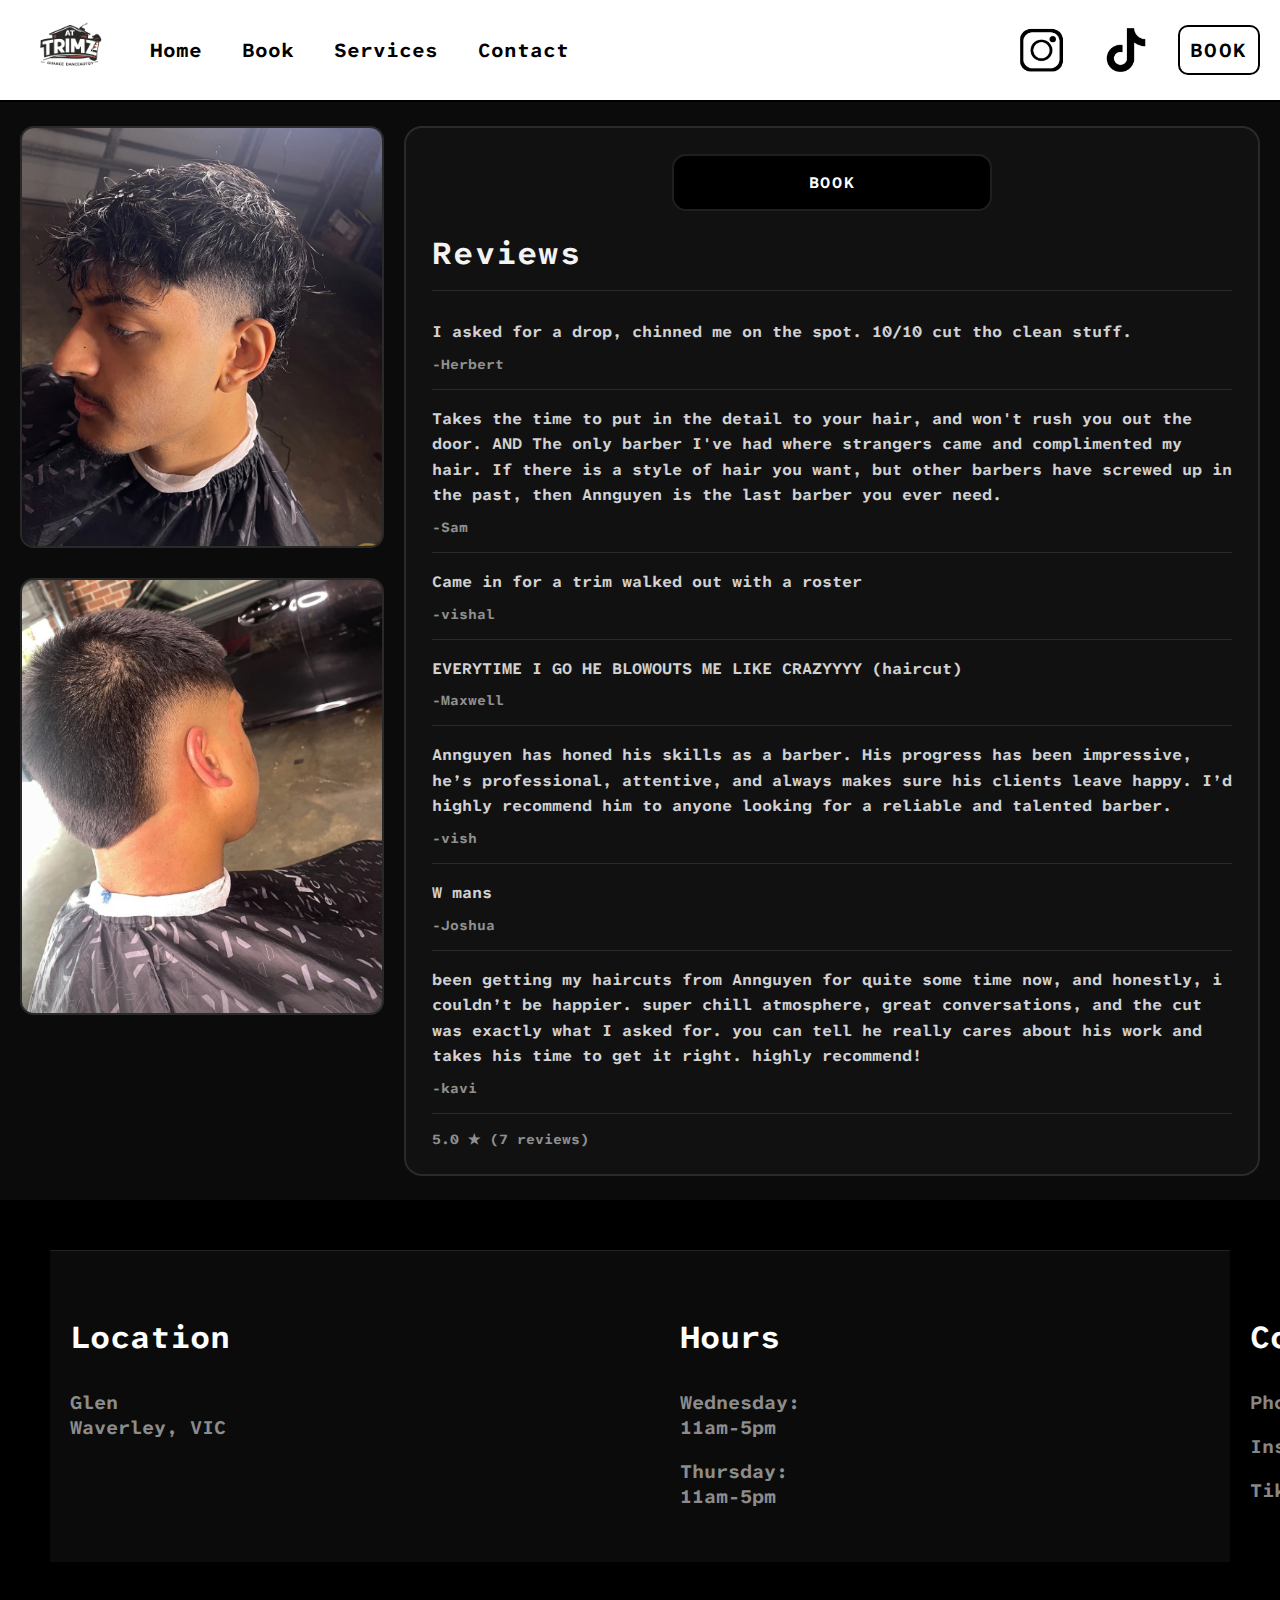
<file: index.html>
<!DOCTYPE html>
<html lang="en">
<head>
    <meta charset="UTF-8">
    <meta name="viewport" content="width=device-width, initial-scale=1.0">
    <title>AT TRIMZ</title>
    <link rel="stylesheet" href="./style.css">
    <link rel="preconnect" href="https://fonts.googleapis.com">
<link rel="preconnect" href="https://fonts.gstatic.com" crossorigin>
<link href="https://fonts.googleapis.com/css2?family=Atkinson+Hyperlegible+Mono:ital,wght@0,200..800;1,200..800&display=swap" rel="stylesheet">
</head>
<body>
    <!-- THIS IS FOR THE NAVIGATION BAR ON THE TOP-->
    <div class="navbar">

    <!--THIS IS FOR THE NAVBAR LEFT-->
    <div class="navleft"> 
    <!-- THIS IS FOR THE LOGO ON THE TOP LEFT-->
    <a class="logolink" href=index.html> <img class="logo" src="images/attrimzlogo.png" alt="AT TRIMZ Logo"> </a> 
    <div class="navlink">
    <a class="navlinkheadings" href="index.html">Home</a>
    <a class="navlinkheadings" href="https://attrimzz.setmore.com/?utm_source=qr-code&utm_medium=more-share-bp&utm_content=link_in_bio&fbclid=PAZXh0bgNhZW0CMTEAc3J0YwZhcHBfaWQMMjU2MjgxMDQwNTU4AAGnySNzMZHCyWMY3vLDSv-taBS8yOF3moOoOc7P-x5tPv-niHSD9sar6pOLCSA_aem_XCQ_ok3qDfo2yReH_j9J_g">Book</a>
    <a class="navlinkheadings" href="services.html">Services</a>
    <a class="navlinkheadings" href="contact.html">Contact</a>
    </div>
    </div>
    <!-- THIS IS FOR THE NAVBAR RIGHT-->
     <div class="navright">
        <a class="social" href="https://www.instagram.com/at.trimzz/"> <img class="social" src="images/instagram.png" alt="Instagram Logo">   </a>
        <a class="social" href="https://www.tiktok.com/@at.trimzz"> <img class="social" src="images/tiktok.png" alt="TikTok Logo">   </a>
        <a class="bookbutt" href="https://attrimzz.setmore.com/?utm_source=qr-code&utm_medium=more-share-bp&utm_content=link_in_bio&fbclid=PAZXh0bgNhZW0CMTEAc3J0YwZhcHBfaWQMMjU2MjgxMDQwNTU4AAGnySNzMZHCyWMY3vLDSv-taBS8yOF3moOoOc7P-x5tPv-niHSD9sar6pOLCSA_aem_XCQ_ok3qDfo2yReH_j9J_g">BOOK</a>




     </div>

    </div>
    
    

    <div class="mainsection">

    <!--THIS IS FOR THE IMAGES ON THE LEFTHAND SIDE-->
    <div class="leftimages">
        <img src="./images/biraj.png" alt="Haircut1"/>
        <img src="./images/will.png" alt="Haircut2"/>
        
    </div>

    <!--THIS IS FOR THE BOOKING BUTTON AND REVIEWS ON RIGHT HAND SIDE-->
    <div class="rightbr">
        <a class="primarybutton" href="https://attrimzz.setmore.com/?utm_source=qr-code&utm_medium=more-share-bp&utm_content=link_in_bio&fbclid=PAZXh0bgNhZW0CMTEAc3J0YwZhcHBfaWQMMjU2MjgxMDQwNTU4AAGnySNzMZHCyWMY3vLDSv-taBS8yOF3moOoOc7P-x5tPv-niHSD9sar6pOLCSA_aem_XCQ_ok3qDfo2yReH_j9J_g">BOOK</a>
        <h2>Reviews</h2>
        <div class="review">
            <p class="review-text">I asked for a drop, chinned me on the spot. 10/10 cut tho clean stuff.</p>
            <p class="review-name">-Herbert </p>
            <hr>
            <p class="review-text">Takes the time to put in the detail to your hair, and won't rush you out the door. AND The only barber I've had where strangers came and complimented my hair.
If there is a style of hair you want, but other barbers have screwed up in the past, then Annguyen is the last barber you ever need.</p>
            <p class="review-name">-Sam</p>
            <hr>
            <p class="review-text">Came in for a trim walked out with a roster</p>
            <p class="review-name">-vishal</p>
            <hr>
            <p class="review-text">EVERYTIME I GO HE BLOWOUTS ME LIKE CRAZYYYY (haircut)</p>
            <p class="review-name">-Maxwell</p>
            <hr>
            <p class="review-text">Annguyen has honed his skills as a barber. His progress has been impressive, he’s professional, attentive, and always makes sure his clients leave happy. I’d highly recommend him to anyone looking for a reliable and talented barber.</p>
            <p class="review-name">-vish</p>
            <hr>
            <p class="review-text">W mans</p>
            <p class="review-name">-Joshua</p>
            <hr>
            <p class="review-text">been getting my haircuts from Annguyen for quite some time now, and honestly, i couldn’t be happier. super chill atmosphere, great conversations, and the cut was exactly what I asked for. you can tell he really cares about his work and takes his time to get it right. highly recommend!</p>
            <p class="review-name">-kavi</p>
            <hr>
            <p class="review-name">5.0 ★ (7 reviews)</p>



        </div>
    </div>

    </div>

    <!--THIS IS FOR THE BOTTOM INFO CONTAINER-->
    <div class="infocontainer">
        <div class="infoblock">
        <h3>Location</h3>
        <p>Glen Waverley, VIC</p>
        </div>
        <div class="infoblock">
        <h3>Hours</h3>
        <p>Wednesday: 11am-5pm</p>
        <p>Thursday: 11am-5pm</p>
        </div>
        <div class="infoblock">
        <h3>Contact</h3>
        <p>Phone:0404040404</p>
        <p>Instagram:@at.trimzz</p>
        <p>Tiktok:@at.trimzz</p>
        </div>
        
    </div>

    


</body>
</html>
</file>
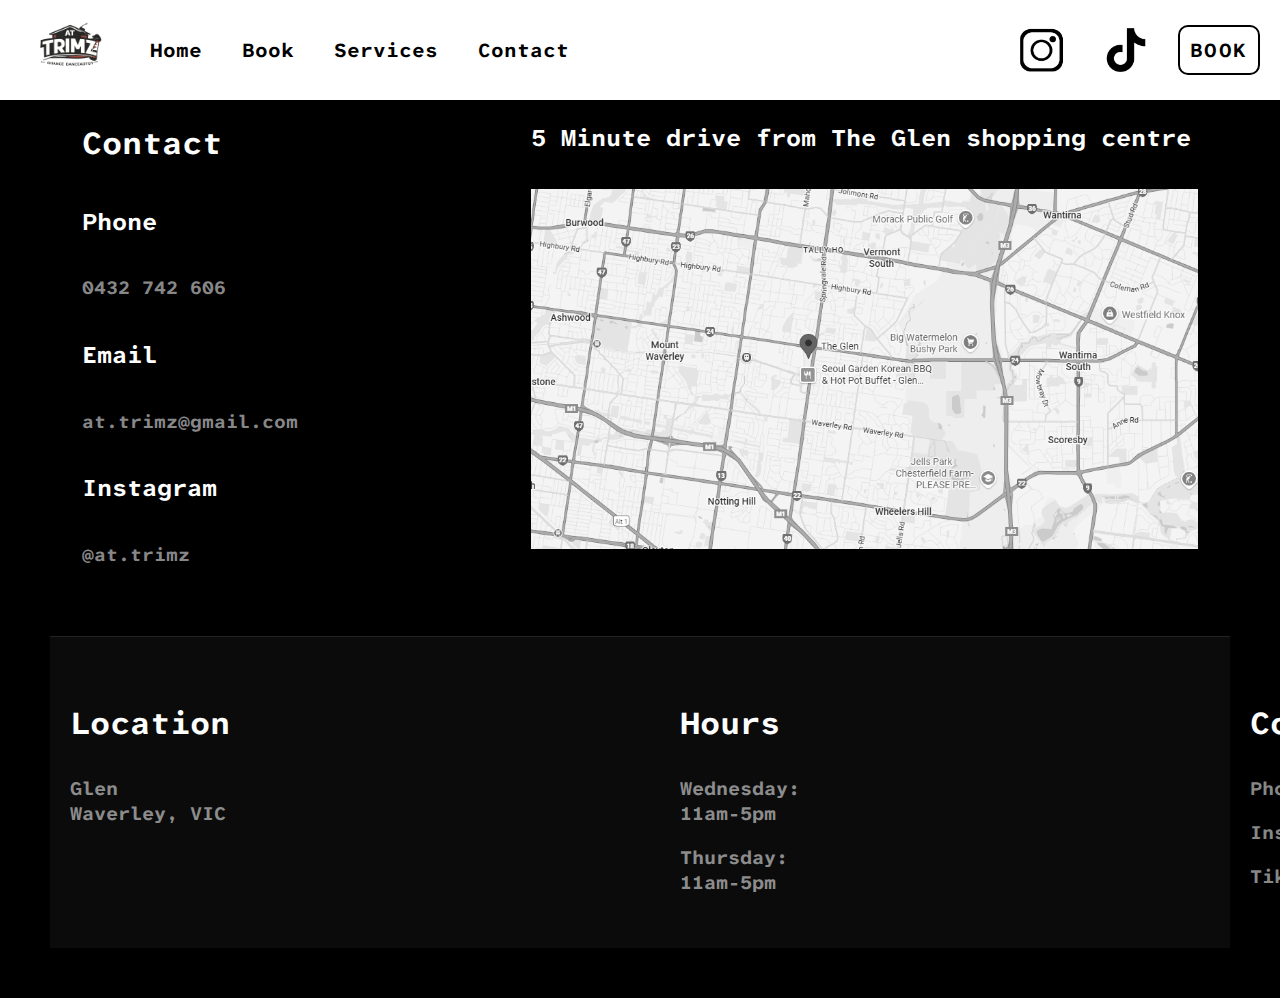
<file: contact.html>
<!DOCTYPE html>
<html lang="en">
<head>
    <meta charset="UTF-8">
    <meta name="viewport" content="width=device-width, initial-scale=1.0">
    <title>AT TRIMZ</title>
    <link rel="stylesheet" href="./style.css">
    <link rel="preconnect" href="https://fonts.googleapis.com">
<link rel="preconnect" href="https://fonts.gstatic.com" crossorigin>
<link href="https://fonts.googleapis.com/css2?family=Atkinson+Hyperlegible+Mono:ital,wght@0,200..800;1,200..800&display=swap" rel="stylesheet">
</head>
<body>

<!-- THIS IS FOR THE NAVIGATION BAR ON THE TOP-->
    <div class="navbar">

    <!--THIS IS FOR THE NAVBAR LEFT-->
    <div class="navleft"> 
    <!-- THIS IS FOR THE LOGO ON THE TOP LEFT-->
    <a class="logolink" href=index.html> <img class="logo" src="images/attrimzlogo.png" alt="AT TRIMZ Logo"> </a> 
    <div class="navlink">
    <a href="index.html">Home</a>
    <a href="https://attrimzz.setmore.com/?utm_source=qr-code&utm_medium=more-share-bp&utm_content=link_in_bio&fbclid=PAZXh0bgNhZW0CMTEAc3J0YwZhcHBfaWQMMjU2MjgxMDQwNTU4AAGnySNzMZHCyWMY3vLDSv-taBS8yOF3moOoOc7P-x5tPv-niHSD9sar6pOLCSA_aem_XCQ_ok3qDfo2yReH_j9J_g">Book</a>
    <a href="services.html">Services</a>
    <a href="contact.html">Contact</a>
    </div>
    </div>
    <!-- THIS IS FOR THE NAVBAR RIGHT-->
     <div class="navright">
        <a class="social" href="https://www.instagram.com/at.trimzz/"> <img class="social" src="images/instagram.png" alt="Instagram Logo">   </a>
        <a class="social" href="https://www.tiktok.com/@at.trimzz"> <img class="social" src="images/tiktok.png" alt="TikTok Logo">   </a>
        <a class="bookbutt" href="https://attrimzz.setmore.com/?utm_source=qr-code&utm_medium=more-share-bp&utm_content=link_in_bio&fbclid=PAZXh0bgNhZW0CMTEAc3J0YwZhcHBfaWQMMjU2MjgxMDQwNTU4AAGnySNzMZHCyWMY3vLDSv-taBS8yOF3moOoOc7P-x5tPv-niHSD9sar6pOLCSA_aem_XCQ_ok3qDfo2yReH_j9J_g">BOOK</a>

     </div>
    </div>

<!-- THIS IS FOR THE CONTACT SECTION-->

<div class="contact">

    <div class="leftside">
    <h1>Contact</h1>
    <h2 class="contactactual">Phone</h2>
    <h3 class="contactdetail">0432 742 606</h3>
    <h2 class="contactactual">Email</h2>
    <h3 class="contactdetail">at.trimz@gmail.com</h3>
    <h2 class="contactactual">Instagram</h2>
    <h3 class="contactdetail">@at.trimz</h3>
    </div>

    <div class="rightside">
        <h2 class="contactactual">5 Minute drive from The Glen shopping centre</h2>
        <a class="map" href=https://www.google.com/maps/place/The+Glen/@-37.8654346,145.1104531,13z/data=!4m6!3m5!1s0x6ad63fb9556ce88d:0xf0456760532d150!8m2!3d-37.8763093!4d145.1652131!16s%2Fm%2F027q86j?entry=ttu&g_ep=EgoyMDI2MDEwNy4wIKXMDSoASAFQAw%3D%3D> <img class="logo" src="images/map.png" alt="The Glen Map"> </a>


    </div>

</div>





<!--THIS IS FOR THE BOTTOM INFO CONTAINER-->
    <div class="infocontainer">
        <div class="infoblock">
        <h3>Location</h3>
        <p>Glen Waverley, VIC</p>
        </div>
        <div class="infoblock">
        <h3>Hours</h3>
        <p>Wednesday: 11am-5pm</p>
        <p>Thursday: 11am-5pm</p>
        </div>
        <div class="infoblock">
        <h3>Contact</h3>
        <p>Phone:0432 742 606</p>
        <p>Instagram:@at.trimzz</p>
        <p>Tiktok:@at.trimzz</p>
        </div>
        
    </div>
</file>
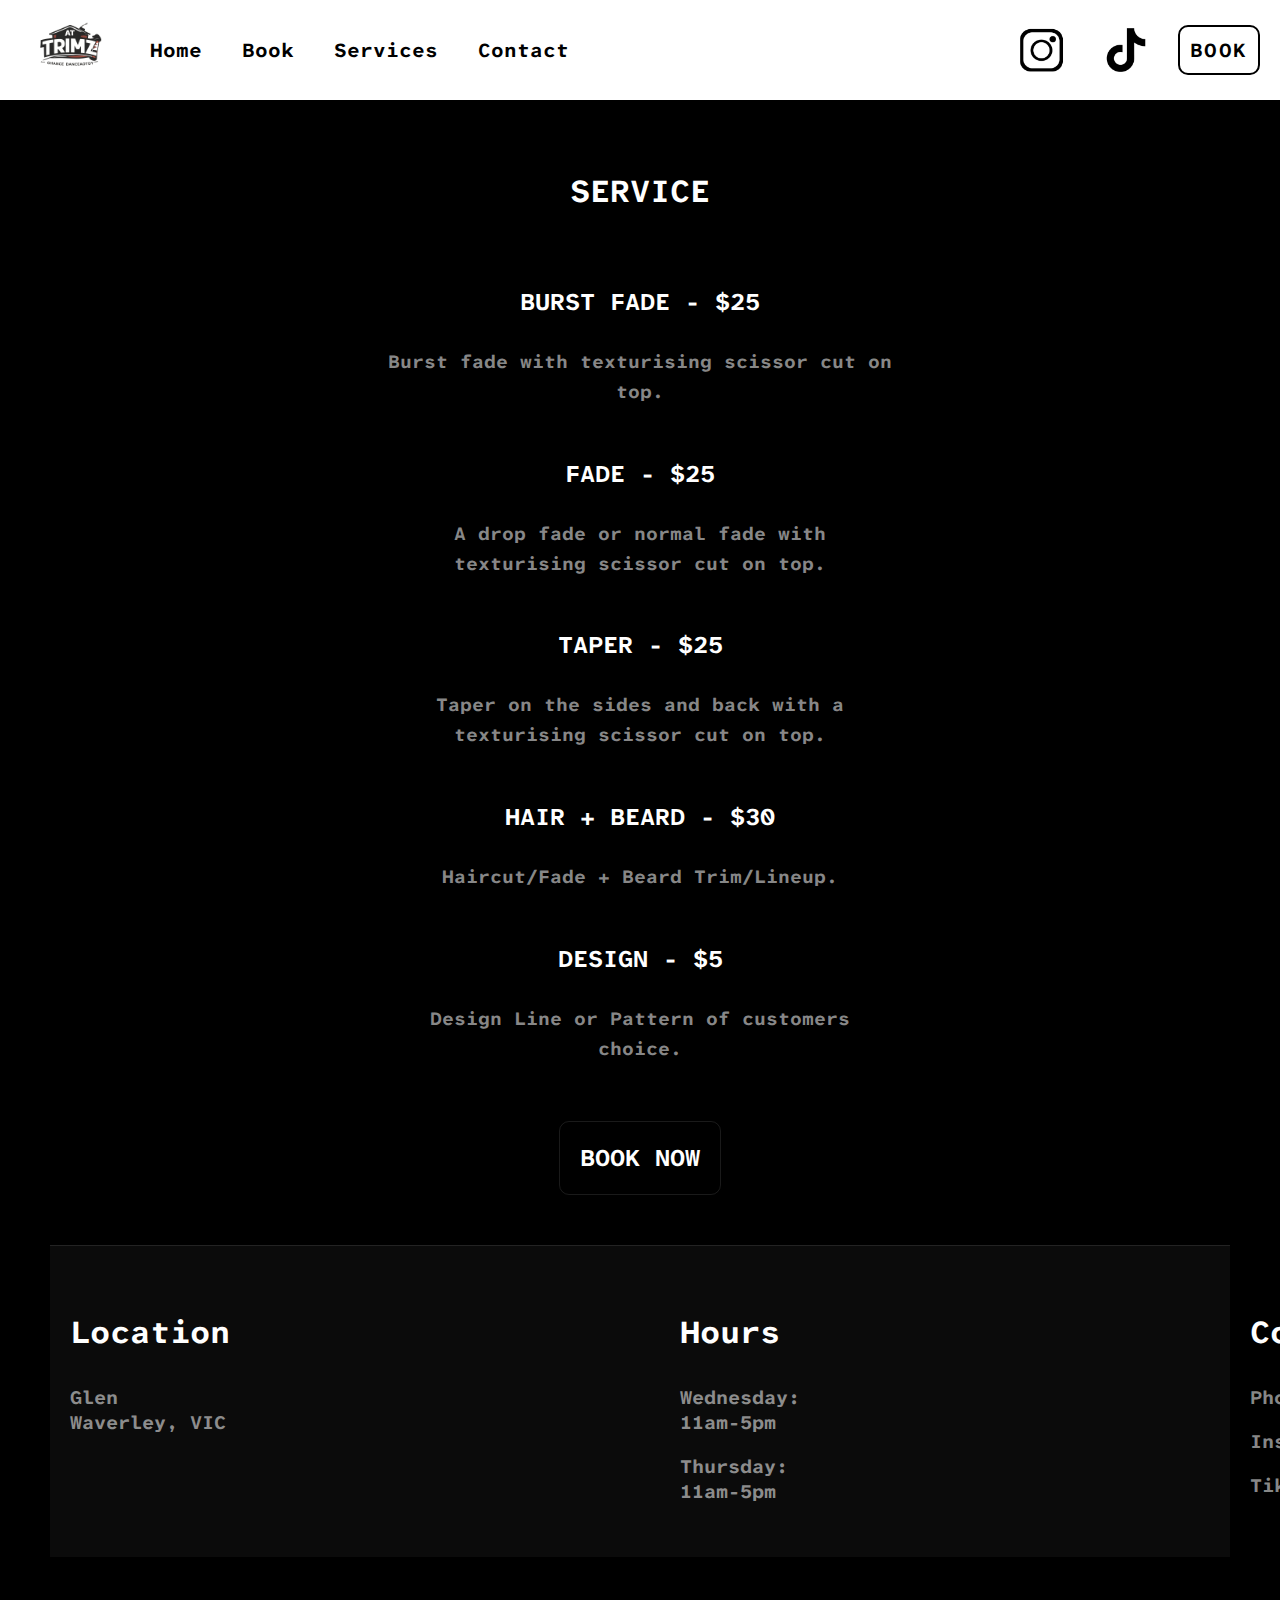
<file: services.html>
<!DOCTYPE html>
<html lang="en">
<head>
    <meta charset="UTF-8">
    <meta name="viewport" content="width=device-width, initial-scale=1.0">
    <title>AT TRIMZ</title>
    <link rel="stylesheet" href="./style.css">
    <link rel="preconnect" href="https://fonts.googleapis.com">
<link rel="preconnect" href="https://fonts.gstatic.com" crossorigin>
<link href="https://fonts.googleapis.com/css2?family=Atkinson+Hyperlegible+Mono:ital,wght@0,200..800;1,200..800&display=swap" rel="stylesheet">
</head>
<body>

<!-- THIS IS FOR THE NAVIGATION BAR ON THE TOP-->
    <div class="navbar">

    <!--THIS IS FOR THE NAVBAR LEFT-->
    <div class="navleft"> 
    <!-- THIS IS FOR THE LOGO ON THE TOP LEFT-->
    <a class="logolink" href=index.html> <img class="logo" src="images/attrimzlogo.png" alt="AT TRIMZ Logo"> </a> 
    <div class="navlink">
    <a href="index.html">Home</a>
    <a href="https://attrimzz.setmore.com/?utm_source=qr-code&utm_medium=more-share-bp&utm_content=link_in_bio&fbclid=PAZXh0bgNhZW0CMTEAc3J0YwZhcHBfaWQMMjU2MjgxMDQwNTU4AAGnySNzMZHCyWMY3vLDSv-taBS8yOF3moOoOc7P-x5tPv-niHSD9sar6pOLCSA_aem_XCQ_ok3qDfo2yReH_j9J_g">Book</a>
    <a href="services.html">Services</a>
    <a href="contact.html">Contact</a>
    </div>
    </div>
    <!-- THIS IS FOR THE NAVBAR RIGHT-->
     <div class="navright">
        <a class="social" href="https://www.instagram.com/at.trimzz/"> <img class="social" src="images/instagram.png" alt="Instagram Logo">   </a>
        <a class="social" href="https://www.tiktok.com/@at.trimzz"> <img class="social" src="images/tiktok.png" alt="TikTok Logo">   </a>
        <a class="bookbutt" href="https://attrimzz.setmore.com/?utm_source=qr-code&utm_medium=more-share-bp&utm_content=link_in_bio&fbclid=PAZXh0bgNhZW0CMTEAc3J0YwZhcHBfaWQMMjU2MjgxMDQwNTU4AAGnySNzMZHCyWMY3vLDSv-taBS8yOF3moOoOc7P-x5tPv-niHSD9sar6pOLCSA_aem_XCQ_ok3qDfo2yReH_j9J_g">BOOK</a>

     </div>
    </div>

    <!--THIS IS FOR SERVICE SECTION-->
<div class="service">
<h1 class="service">SERVICE</h1>
<h2 class="haircut">BURST FADE - $25</h2>
<h3 class="hair-description">Burst fade with texturising scissor cut on top.</h3>
<h2 class="haircut">FADE - $25</h2>
<h3 class="hair-description">A drop fade or normal fade with texturising scissor cut on top.</h3>
<h2 class="haircut">TAPER - $25</h2>
<h3 class="hair-description">Taper on the sides and back with a texturising scissor cut on top.</h3>
<h2 class="haircut">HAIR + BEARD - $30</h2>
<h3 class="hair-description">Haircut/Fade + Beard Trim/Lineup.</h3>
<h2 class="haircut">DESIGN - $5</h2>
<h3 class="hair-description">Design Line or Pattern of customers choice.</h3>
</div>

<div class="bookservice">
        <a class="bookservice" href="https://attrimzz.setmore.com/?utm_source=qr-code&utm_medium=more-share-bp&utm_content=link_in_bio&fbclid=PAZXh0bgNhZW0CMTEAc3J0YwZhcHBfaWQMMjU2MjgxMDQwNTU4AAGnySNzMZHCyWMY3vLDSv-taBS8yOF3moOoOc7P-x5tPv-niHSD9sar6pOLCSA_aem_XCQ_ok3qDfo2yReH_j9J_g">BOOK NOW</a>
</div>


<!--THIS IS FOR THE BOTTOM INFO CONTAINER-->
    <div class="infocontainer">
        <div class="infoblock">
        <h3>Location</h3>
        <p>Glen Waverley, VIC</p>
        </div>
        <div class="infoblock">
        <h3>Hours</h3>
        <p>Wednesday: 11am-5pm</p>
        <p>Thursday: 11am-5pm</p>
        </div>
        <div class="infoblock">
        <h3>Contact</h3>
        <p>Phone:0404040404</p>
        <p>Instagram:@at.trimzz</p>
        <p>Tiktok:@at.trimzz</p>
        </div>
        
    </div>
</file>
<file: style.css>
html {
    background-color: black;
}


body{
    margin:0;  /*This got rid of the cream sliver at the top */
}

/*INDEX.HTML CODE */
/*NAVBAR GOODNESS*/
.navbar{
    background-color: white;
    padding-right:20px;
    padding-left:20px;
    border-bottom: 2.5px solid black;
    /* height: 55px; This is a height */
    display:flex;
    align-items: center;
    justify-content: space-between;
}

.navleft {
    display:flex;
    align-items: center;

}

.navlink {
    display:flex;
    align-items: center;
}

.navright {
    display:flex;
    align-items: center;
}

.navright a{
    margin-left: 14px;
}

.social img{
  height: 44px;
  width: auto;
  display: block;
}

.bookbutt{
    background:white;
    color:rgb(255, 255, 255);
    padding:10px 14px; 
    border-radius:10px;
    text-decoration: none;
  border: 2.5px solid black;
  letter-spacing: 0.08em;
}
.bookbutt:hover{
  opacity: 0.6;
  border-bottom: 2.5px solid black; /* keeps it consistent */
}



.navbar a{
    color:black;
    text-decoration: none;
    font-family: "Atkinson Hyperlegible Mono", sans-serif;
    font-optical-sizing: auto;
    font-weight:bold;
    font-style: normal;
    font-size:20px;
    /* margin-left:30px; */
    vertical-align: middle;
    padding:10px;
    display:inline-block; /*Maybe keep maybe change */
    
    transition:color 200ms ease;
}

.navbar .logo{
    display:inline-block;
    height: 100px;
    width:auto;
    /*transform:scale(1.8); /*This makes it look like 150px */
    transform-origin: left;
    vertical-align: middle;
    padding-left:0px;
}

.navbar .logolink {
    margin-left:0px;
    padding:0px;
}

.navbar a:not(.logolink):not(.bookbutt):not(.social):hover{
  color: rgba(0, 0, 0, 0.199);
  border-bottom: 2.5px solid rgba(0, 0, 0, 0.199);
}


.navbar a:not(.logolink){
    margin-left:20px;
}


/*MAIN SECTION GOODNESS*/


.mainsection {
    display:flex;
    gap:24px;
    align-items: flex-start;
    padding:24px 20px;
    background-color: #0b0b0b;
    text-decoration: none;
    font-family: "Atkinson Hyperlegible Mono", sans-serif;
    font-optical-sizing: auto;
    font-weight:bold;
    font-style: normal;     
}

.leftimages {
    flex:0 0 360px;
    display:flex;
    flex-direction: column;
    gap:30px;
}

.leftimages img{
    width:100%;
    height:auto;
    display:block;
    border-radius:14px;
    border:2px solid #2a2a2a;

}


.rightbr {
    flex:1;
    background-color: #111;
    border: 2px solid #2a2a2a;
    padding: 26px;
    border-radius:18px;
    color:#f3f3f3
    
}

.primarybutton{
  display: block;           /* allows centering via margin auto */
  width: 70%;
  max-width: 280px;
  margin: 0 auto 22px auto; /* center + add space underneath */
  text-align: center;

  background: #000;
  color: #fff;
  padding: 16px 18px;       /* bigger */
  border-radius: 14px;
  text-decoration: none;
  letter-spacing: 0.10em;
  border: 2px solid rgba(255,255,255,0.12);
}


.primarybutton:hover{ opacity: 0.6; }

.rightbr h2{
  margin: 0;
  font-size: 32px;
  letter-spacing: 0.04em;
}

.review{
  border-top: 1px solid rgba(255,255,255,0.10);
  padding-top: 16px;
  margin-top: 16px;
}

.review-text{
  margin: 12px 0 0 0;
  line-height: 1.6;
  color: rgba(255,255,255,0.82);
  font-size: 16px;
}

.review-name{
  margin: 10px 0 0 0;
  color: rgba(255,255,255,0.55);
  font-size: 14px;
}

.review hr{
  border: none;
  border-top: 1px solid rgba(255,255,255,0.10);
  margin: 16px 0;
}

/*THIS IS FOR THE BOTTOM INFOCONTAINER GOODNESS */ 

.infocontainer {
    display:flex;
    gap:450px;
    padding:34px 20px;
    background-color: #0b0b0b;
    border-top:1px solid rgba(255,255,255,0.10);
    max-width:1200px;
    margin:50px; 
}

.infoblock h3{
    font-size: 200%;
    font-family: "Atkinson Hyperlegible Mono", sans-serif;
    font-optical-sizing: auto;
    font-weight:bold;
    font-style: normal;
    color:white

}

.infoblock p{
    font-family: "Atkinson Hyperlegible Mono", sans-serif;
    font-optical-sizing: auto;
    font-weight:bold;
    font-style: normal;
    color:rgba(255,255,255,0.55);
    font-size:120%;
}




/*SERVICES.HTML CODE */
.service {
    color:white;
    display:flex;
    flex-direction: column;
    align-items: center;
    font-family: "Atkinson Hyperlegible Mono", sans-serif;
    font-optical-sizing: auto;
    font-weight:bold;
    font-style: normal;
    
}

.hair-description{
    color:rgba(255,255,255,0.55);
}

.bookservice{
    color:white;
    font-family: "Atkinson Hyperlegible Mono", sans-serif;
    font-optical-sizing: auto;
    font-weight:bold;
    font-style: normal;
    text-decoration: none;
    display:flex;
    justify-content:center;
    font-size: 24px;
    padding-top:10px;
}

.bookservice a{
    border: 1px solid rgba(255,255,255,0.10);
    padding:20px;
    border-radius: 10px;
    
}

.bookservice:hover{ opacity: 0.75; }


/* THIS IS FOR THE CONTACT PAGE */
.contact {
    color:white;
    display:flex;
    flex-direction: row;
    justify-content: space-evenly;
    gap:150px;
    font-family: "Atkinson Hyperlegible Mono", sans-serif;
    font-optical-sizing: auto;
    font-weight:bold;
    font-style: normal;
}

.contactdetail {
    color:rgba(255,255,255,0.55);
}

.leftside {
    display:flex;
    flex-direction: column;
}

.rightside {
    display: flex;
    flex-direction: column;
}

.map img{
    width:667px;
    height:auto;
    filter:grayscale(100%);
    padding-top: 15px;
}


@media (max-width: 800px){

  /* Safety */
  body{ overflow-x: hidden; }
  *{ box-sizing: border-box; }

  /* ===== NAVBAR: 2 rows exactly (CSS-only, no HTML changes) ===== */

  /* Flatten wrappers so we can place individual links in a grid */
  .navleft, .navright, .navlink{ display: contents; }

  .navbar{
    display: grid;
    grid-template-columns: auto 1fr auto;
    grid-template-rows: auto auto;
    grid-template-areas:
      "logo services book"
      "ig tiktok contact";
    align-items: center;
    column-gap: 12px;
    row-gap: 10px;
    padding: 10px 12px;
  }

  /* Mobile sizing for all navbar links */
  .navbar a{
    display: inline-block;
    margin-left: 0;      /* overrides your desktop margin-left */
    padding: 6px 8px;
    font-size: 15px;
  }

  /* Logo + icons sizing */
  .navbar .logo{ height: 68px; }
  .social img{ height: 28px; width: auto; display: block; }

  /* Book button sizing */
  .bookbutt{
    padding: 8px 10px;
    font-size: 14px;
  }

  /* Hide duplicates on mobile */
  .navlink a[href="index.html"]{ display: none; }          /* hide Home */
  .navlink a[href*="setmore.com"]{ display: none; }        /* hide text Book link */

  /* Place items into the grid rows */
  .logolink{ grid-area: logo; }

  .navlink a[href="services.html"]{
    grid-area: services;
    justify-self: center;
  }

  .bookbutt{
    grid-area: book;
    justify-self: end;
  }

  a.social[href*="instagram.com"]{
    grid-area: ig;
    justify-self: start;
  }

  a.social[href*="tiktok.com"]{
    grid-area: tiktok;
    justify-self: center;
  }

  .navlink a[href="contact.html"]{
    grid-area: contact;
    justify-self: end;
  }


  /* ===== HOMEPAGE: stack middle section ===== */
  .mainsection{
    flex-direction: column;
    padding: 16px 12px;
    gap: 14px;
  }

  .leftimages{
    flex: none;
    width: 100%;
    gap: 14px;
  }

  .rightbr{
    width: 100%;
    padding: 18px;
  }

  /* Fix long review text overflow */
  .review-text{
    overflow-wrap: anywhere;
    word-break: break-word;
  }


  /* ===== INFO SECTION: stack ===== */
  .infocontainer{
    flex-direction: column;
    gap: 16px;
    margin: 0;
    padding: 18px 12px;
  }


  /* ===== CONTACT PAGE: stack + responsive map ===== */
  .contact{
    flex-direction: column;
    gap: 20px;
    padding: 18px 12px;
  }

  .map img{
    width: 100%;
    max-width: 100%;
  }
}

/* Center everything inside the services section */
.service{
  text-align: center;
  padding: 24px 14px;
}

/* Make descriptions not run full width (this is the main “looks left” culprit) */
.hair-description{
  max-width: 42ch;              /* keeps each description as a nice centered paragraph */
  margin: 10px auto 22px auto;  /* centers the block + adds spacing */
  line-height: 1.6;
}

/* Optional: space out the service headings a bit */
.haircut{
  margin-top: 28px;
}
</file>
